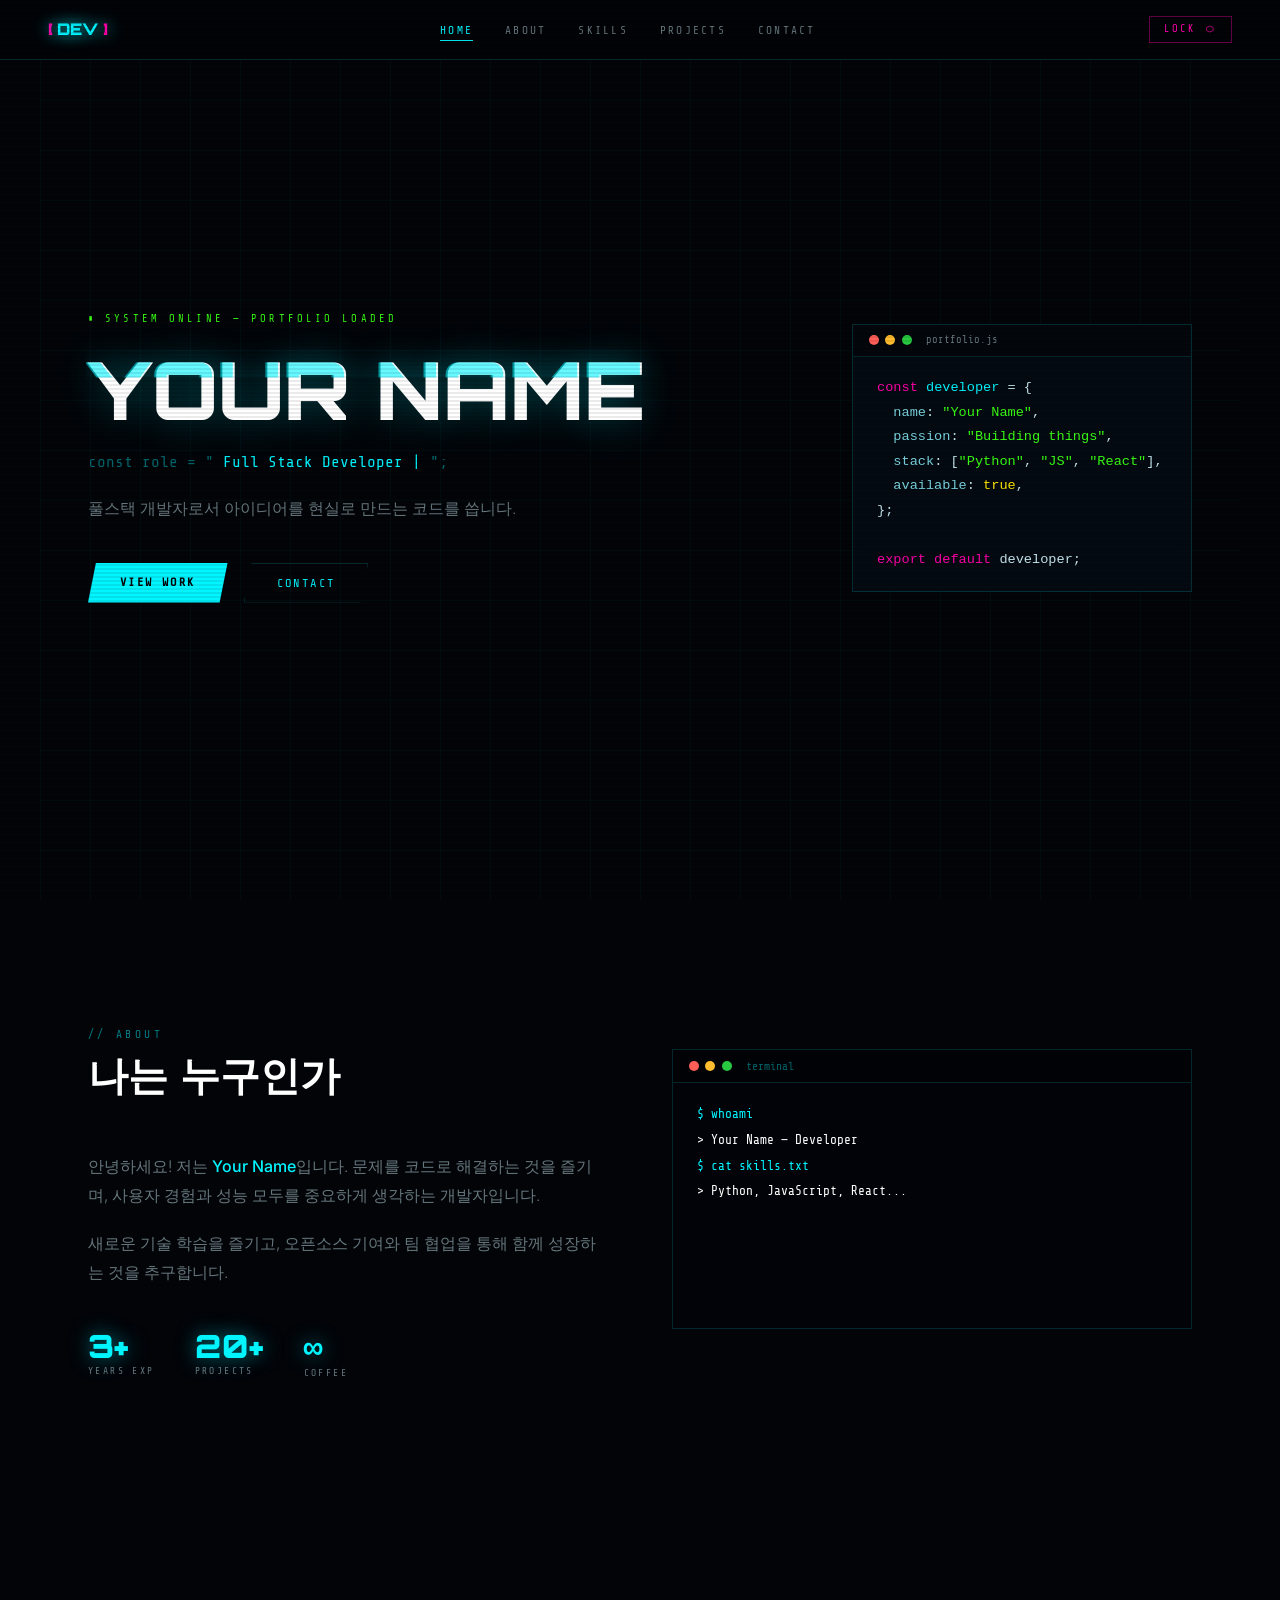
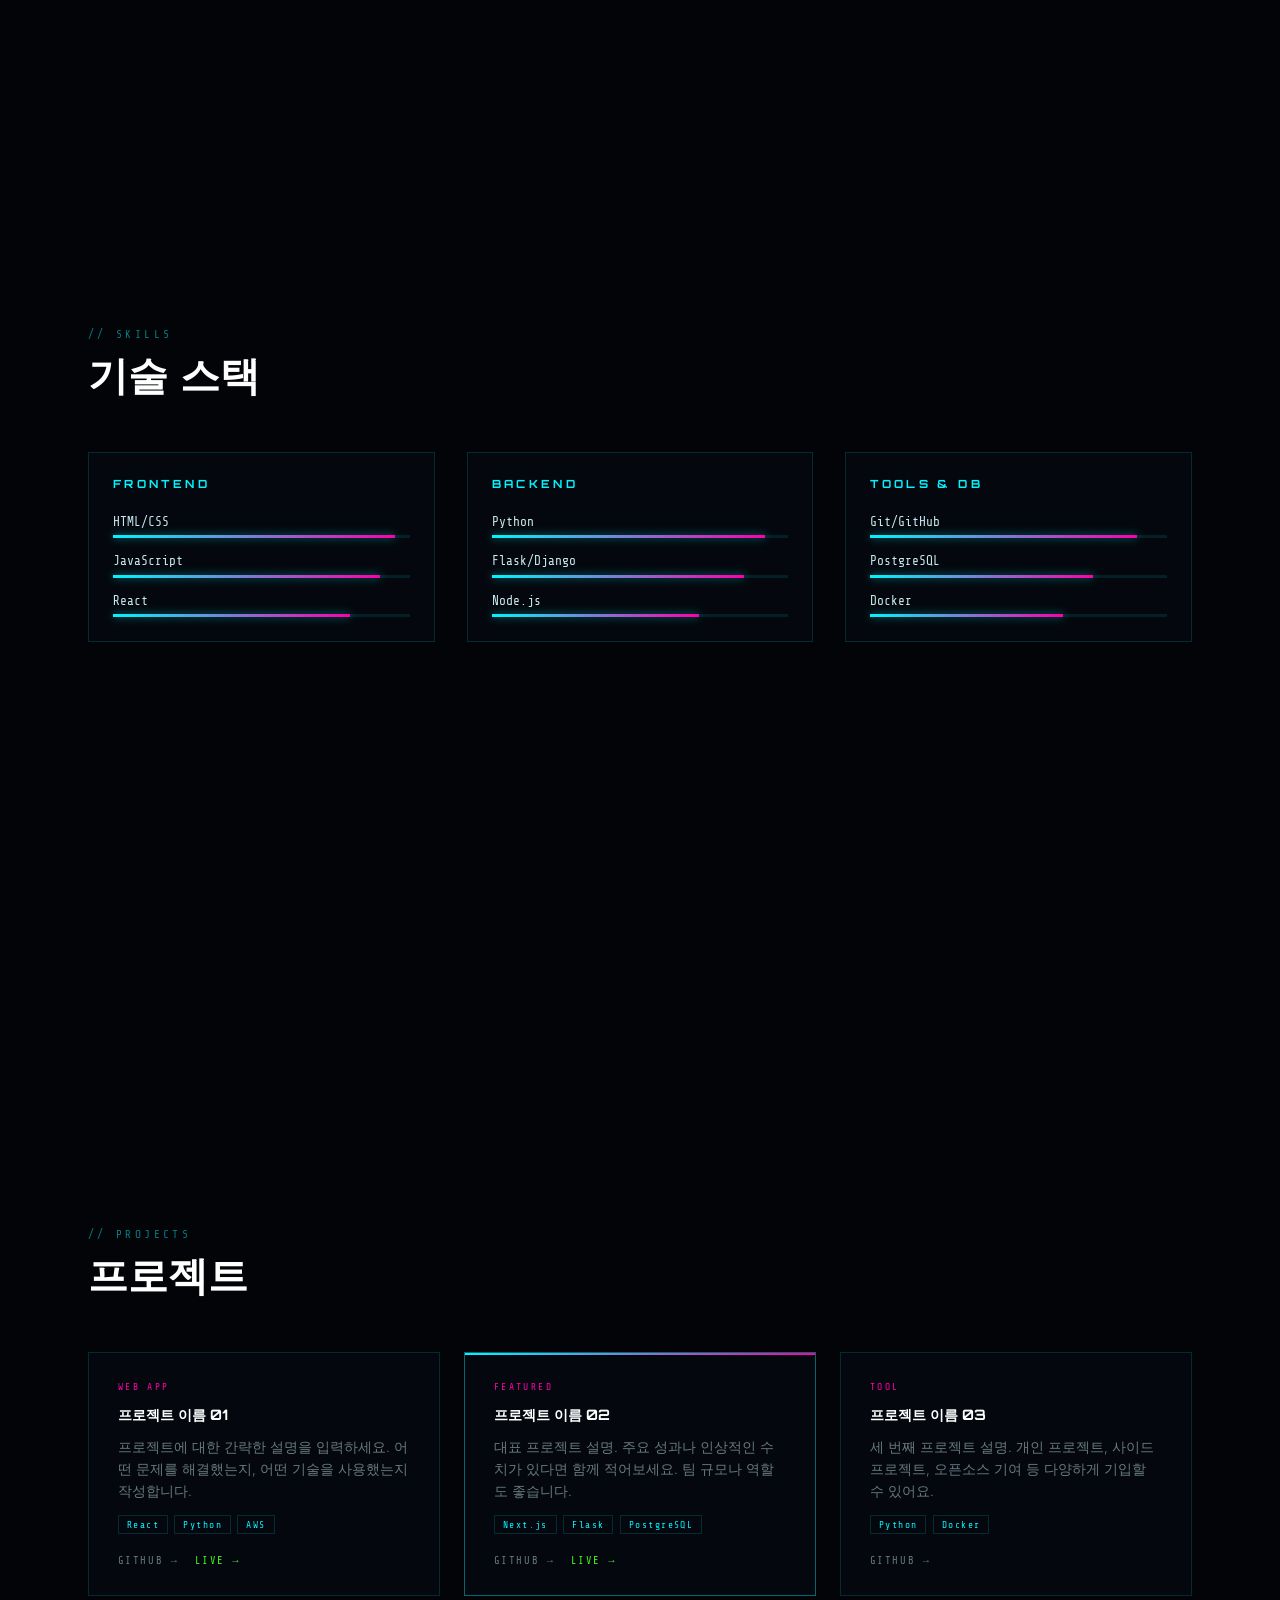
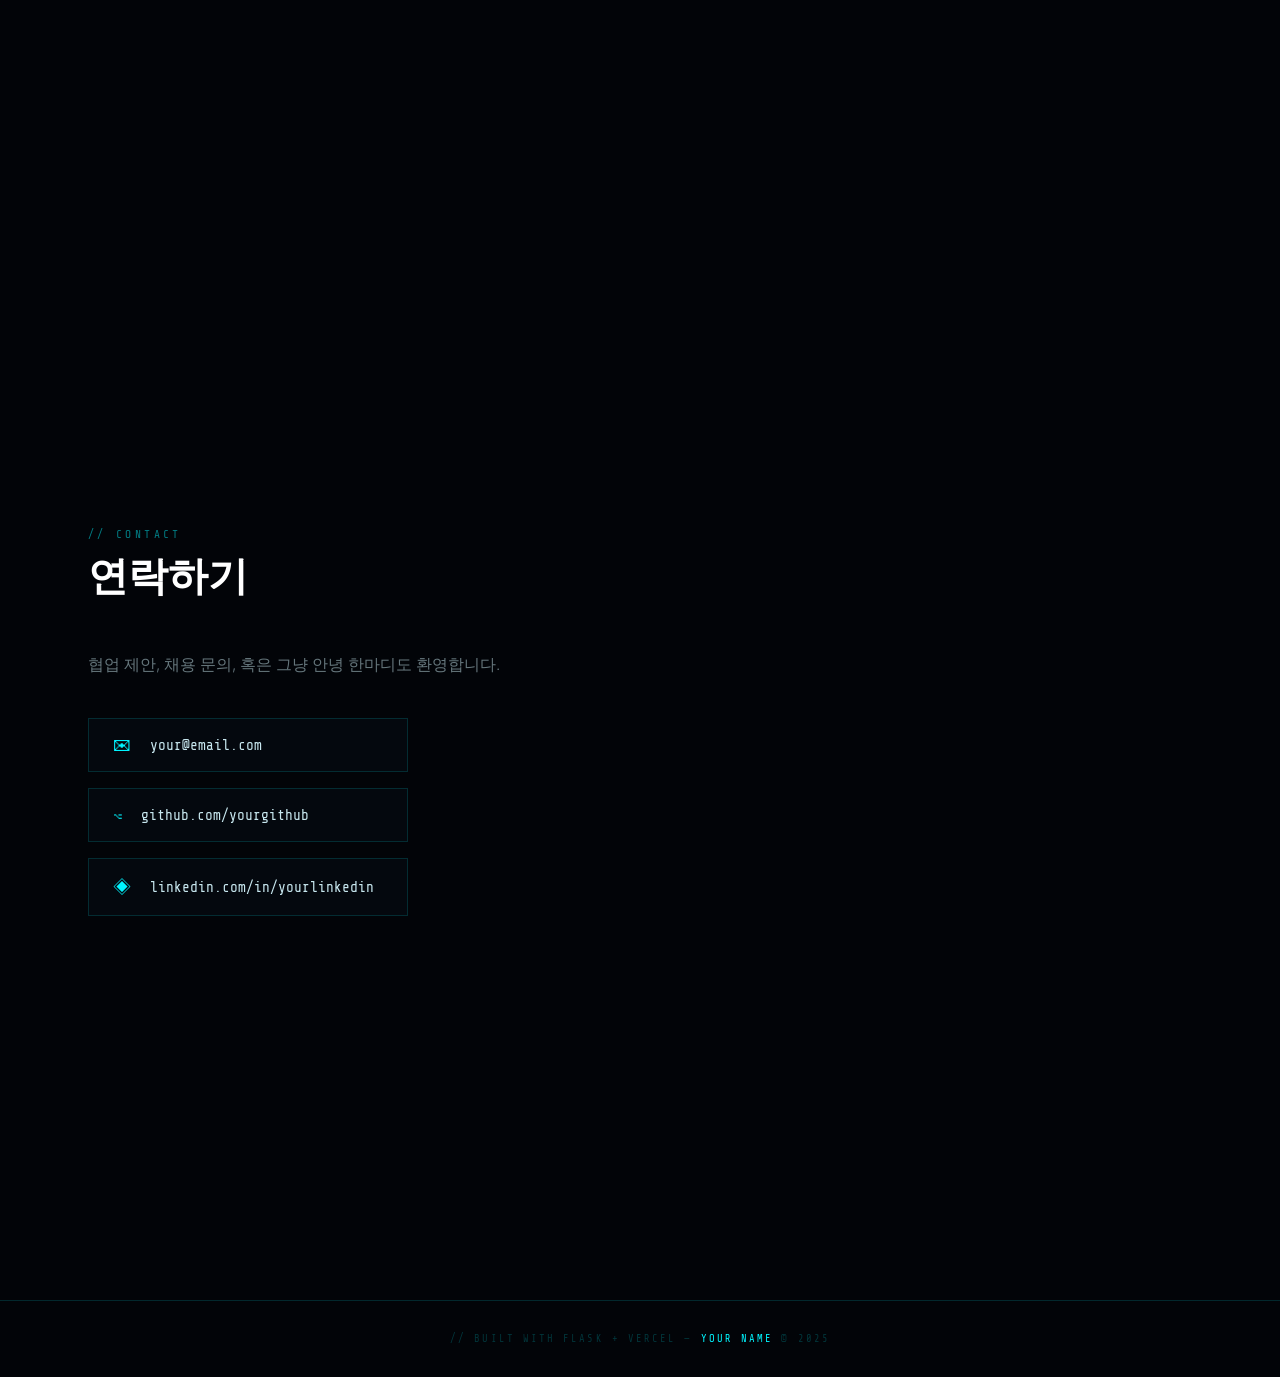
<file: templates/index.html>
<!DOCTYPE html>
<html lang="ko">
<head>
  <meta charset="UTF-8"/>
  <meta name="viewport" content="width=device-width, initial-scale=1.0"/>
  <title>Portfolio</title>
  <link rel="preconnect" href="https://fonts.googleapis.com">
  <link href="https://fonts.googleapis.com/css2?family=Share+Tech+Mono&family=Orbitron:wght@400;700;900&family=Inter:wght@300;400;500&display=swap" rel="stylesheet">
  <link rel="stylesheet" href="/static/css/style.css"/>
</head>
<body>
  <!-- Scanlines overlay -->
  <div class="scanlines"></div>

  <!-- Navigation -->
  <nav id="navbar">
    <div class="nav-logo">
      <span class="bracket">[</span>
      <span id="navName">DEV</span>
      <span class="bracket">]</span>
    </div>
    <ul class="nav-links">
      <li><a href="#hero" class="nav-link active">HOME</a></li>
      <li><a href="#about" class="nav-link">ABOUT</a></li>
      <li><a href="#skills" class="nav-link">SKILLS</a></li>
      <li><a href="#projects" class="nav-link">PROJECTS</a></li>
      <li><a href="#contact" class="nav-link">CONTACT</a></li>
    </ul>
    <button class="lock-btn" onclick="lockSite()">LOCK ⬡</button>
  </nav>

  <!-- HERO -->
  <section id="hero">
    <div class="hero-bg-grid"></div>
    <div class="hero-content">
      <div class="hero-eyebrow">
        <span class="blink">▮</span> SYSTEM ONLINE — PORTFOLIO LOADED
      </div>
      <!-- ✅ 이름을 여기서 변경하세요 -->
      <h1 class="hero-name" data-text="YOUR NAME">YOUR NAME</h1>
      <div class="hero-role">
        <span class="role-prefix">const role = "</span>
        <span class="typed-text" id="typedRole"></span>
        <span class="cursor-blink">|</span>
        <span class="role-suffix">";</span>
      </div>
      <p class="hero-desc">
        <!-- ✅ 한 줄 소개를 변경하세요 -->
        풀스택 개발자로서 아이디어를 현실로 만드는 코드를 씁니다.
      </p>
      <div class="hero-cta">
        <a href="#projects" class="btn-primary">VIEW WORK</a>
        <a href="#contact" class="btn-secondary">CONTACT</a>
      </div>
    </div>
    <div class="hero-code-block">
      <div class="code-header">
        <span class="dot red"></span><span class="dot yellow"></span><span class="dot green"></span>
        <span class="code-filename">portfolio.js</span>
      </div>
      <pre class="code-body"><span class="kw">const</span> <span class="var">developer</span> = {
  <span class="key">name</span>: <span class="str">"Your Name"</span>,
  <span class="key">passion</span>: <span class="str">"Building things"</span>,
  <span class="key">stack</span>: [<span class="str">"Python"</span>, <span class="str">"JS"</span>, <span class="str">"React"</span>],
  <span class="key">available</span>: <span class="bool">true</span>,
};

<span class="kw">export default</span> developer;</pre>
    </div>
  </section>

  <!-- ABOUT -->
  <section id="about">
    <div class="section-label">// ABOUT</div>
    <div class="about-grid">
      <div class="about-text">
        <h2 class="section-title">나는 누구인가</h2>
        <p>
          <!-- ✅ 자기소개를 여기서 수정하세요 -->
          안녕하세요! 저는 <strong>Your Name</strong>입니다. 
          문제를 코드로 해결하는 것을 즐기며, 사용자 경험과 
          성능 모두를 중요하게 생각하는 개발자입니다.
        </p>
        <p>
          새로운 기술 학습을 즐기고, 오픈소스 기여와 
          팀 협업을 통해 함께 성장하는 것을 추구합니다.
        </p>
        <div class="about-stats">
          <!-- ✅ 경력 통계를 수정하세요 -->
          <div class="stat">
            <span class="stat-num">3+</span>
            <span class="stat-label">YEARS EXP</span>
          </div>
          <div class="stat">
            <span class="stat-num">20+</span>
            <span class="stat-label">PROJECTS</span>
          </div>
          <div class="stat">
            <span class="stat-num">∞</span>
            <span class="stat-label">COFFEE</span>
          </div>
        </div>
      </div>
      <div class="about-terminal">
        <div class="terminal-header">
          <span class="dot red"></span><span class="dot yellow"></span><span class="dot green"></span>
          <span style="color:rgba(0,245,255,0.4);font-size:0.7rem;margin-left:0.5rem;">terminal</span>
        </div>
        <div class="terminal-body" id="terminalBody"></div>
      </div>
    </div>
  </section>

  <!-- SKILLS -->
  <section id="skills">
    <div class="section-label">// SKILLS</div>
    <h2 class="section-title">기술 스택</h2>
    <div class="skills-grid">
      <!-- ✅ 기술 스택을 수정하세요 -->
      <div class="skill-category">
        <div class="skill-cat-title">FRONTEND</div>
        <div class="skill-items">
          <div class="skill-item"><span>HTML/CSS</span><div class="skill-bar"><div class="skill-fill" style="--pct:95%"></div></div></div>
          <div class="skill-item"><span>JavaScript</span><div class="skill-bar"><div class="skill-fill" style="--pct:90%"></div></div></div>
          <div class="skill-item"><span>React</span><div class="skill-bar"><div class="skill-fill" style="--pct:80%"></div></div></div>
        </div>
      </div>
      <div class="skill-category">
        <div class="skill-cat-title">BACKEND</div>
        <div class="skill-items">
          <div class="skill-item"><span>Python</span><div class="skill-bar"><div class="skill-fill" style="--pct:92%"></div></div></div>
          <div class="skill-item"><span>Flask/Django</span><div class="skill-bar"><div class="skill-fill" style="--pct:85%"></div></div></div>
          <div class="skill-item"><span>Node.js</span><div class="skill-bar"><div class="skill-fill" style="--pct:70%"></div></div></div>
        </div>
      </div>
      <div class="skill-category">
        <div class="skill-cat-title">TOOLS & DB</div>
        <div class="skill-items">
          <div class="skill-item"><span>Git/GitHub</span><div class="skill-bar"><div class="skill-fill" style="--pct:90%"></div></div></div>
          <div class="skill-item"><span>PostgreSQL</span><div class="skill-bar"><div class="skill-fill" style="--pct:75%"></div></div></div>
          <div class="skill-item"><span>Docker</span><div class="skill-bar"><div class="skill-fill" style="--pct:65%"></div></div></div>
        </div>
      </div>
    </div>
  </section>

  <!-- PROJECTS -->
  <section id="projects">
    <div class="section-label">// PROJECTS</div>
    <h2 class="section-title">프로젝트</h2>
    <div class="projects-grid">
      <!-- ✅ 프로젝트 카드를 수정/추가하세요 -->
      <div class="project-card">
        <div class="project-tag">WEB APP</div>
        <h3 class="project-title">프로젝트 이름 01</h3>
        <p class="project-desc">프로젝트에 대한 간략한 설명을 입력하세요. 어떤 문제를 해결했는지, 어떤 기술을 사용했는지 작성합니다.</p>
        <div class="project-stack">
          <span>React</span><span>Python</span><span>AWS</span>
        </div>
        <div class="project-links">
          <a href="#" class="proj-link">GITHUB →</a>
          <a href="#" class="proj-link demo">LIVE →</a>
        </div>
      </div>

      <div class="project-card featured">
        <div class="project-tag">FEATURED</div>
        <h3 class="project-title">프로젝트 이름 02</h3>
        <p class="project-desc">대표 프로젝트 설명. 주요 성과나 인상적인 수치가 있다면 함께 적어보세요. 팀 규모나 역할도 좋습니다.</p>
        <div class="project-stack">
          <span>Next.js</span><span>Flask</span><span>PostgreSQL</span>
        </div>
        <div class="project-links">
          <a href="#" class="proj-link">GITHUB →</a>
          <a href="#" class="proj-link demo">LIVE →</a>
        </div>
      </div>

      <div class="project-card">
        <div class="project-tag">TOOL</div>
        <h3 class="project-title">프로젝트 이름 03</h3>
        <p class="project-desc">세 번째 프로젝트 설명. 개인 프로젝트, 사이드 프로젝트, 오픈소스 기여 등 다양하게 기입할 수 있어요.</p>
        <div class="project-stack">
          <span>Python</span><span>Docker</span>
        </div>
        <div class="project-links">
          <a href="#" class="proj-link">GITHUB →</a>
        </div>
      </div>
    </div>
  </section>

  <!-- CONTACT -->
  <section id="contact">
    <div class="section-label">// CONTACT</div>
    <h2 class="section-title">연락하기</h2>
    <div class="contact-wrapper">
      <p class="contact-sub">협업 제안, 채용 문의, 혹은 그냥 안녕 한마디도 환영합니다.</p>
      <div class="contact-links">
        <!-- ✅ 연락처를 수정하세요 -->
        <a href="mailto:your@email.com" class="contact-item">
          <span class="contact-icon">✉</span>
          <span>your@email.com</span>
        </a>
        <a href="https://github.com/yourgithub" class="contact-item" target="_blank">
          <span class="contact-icon">⌥</span>
          <span>github.com/yourgithub</span>
        </a>
        <a href="https://linkedin.com/in/yourlinkedin" class="contact-item" target="_blank">
          <span class="contact-icon">◈</span>
          <span>linkedin.com/in/yourlinkedin</span>
        </a>
      </div>
    </div>
  </section>

  <footer>
    <p>// BUILT WITH FLASK + VERCEL — <span style="color:var(--cyan)">YOUR NAME</span> © 2025</p>
  </footer>

  <script src="/static/js/main.js"></script>
</body>
</html>
</file>
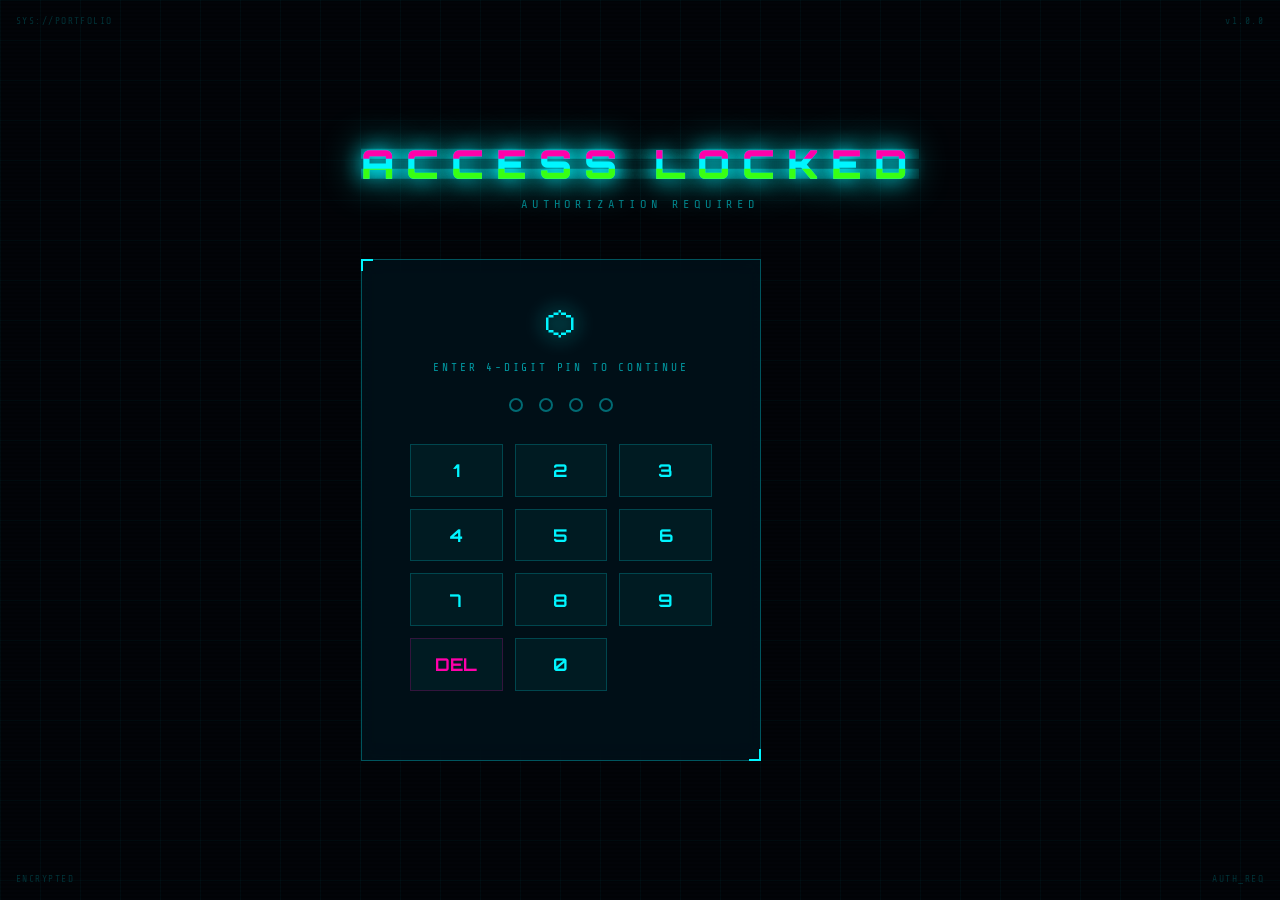
<file: templates/lock.html>
<!DOCTYPE html>
<html lang="ko">
<head>
  <meta charset="UTF-8" />
  <meta name="viewport" content="width=device-width, initial-scale=1.0" />
  <title>ACCESS REQUIRED</title>
  <link rel="preconnect" href="https://fonts.googleapis.com">
  <link href="https://fonts.googleapis.com/css2?family=Share+Tech+Mono&family=Orbitron:wght@400;700;900&display=swap" rel="stylesheet">
  <style>
    *, *::before, *::after { box-sizing: border-box; margin: 0; padding: 0; }

    :root {
      --cyan: #00f5ff;
      --magenta: #ff00aa;
      --green: #39ff14;
      --dark: #020408;
      --dark2: #060d14;
      --grid: rgba(0,245,255,0.04);
    }

    body {
      background: var(--dark);
      color: var(--cyan);
      font-family: 'Share Tech Mono', monospace;
      min-height: 100vh;
      display: flex;
      align-items: center;
      justify-content: center;
      overflow: hidden;
      position: relative;
    }

    /* Grid bg */
    body::before {
      content: '';
      position: fixed; inset: 0;
      background-image:
        linear-gradient(var(--grid) 1px, transparent 1px),
        linear-gradient(90deg, var(--grid) 1px, transparent 1px);
      background-size: 40px 40px;
      animation: gridScroll 20s linear infinite;
    }

    @keyframes gridScroll {
      from { background-position: 0 0; }
      to { background-position: 40px 40px; }
    }

    /* Scanlines */
    body::after {
      content: '';
      position: fixed; inset: 0;
      background: repeating-linear-gradient(
        0deg,
        transparent,
        transparent 2px,
        rgba(0,0,0,0.15) 2px,
        rgba(0,0,0,0.15) 4px
      );
      pointer-events: none;
    }

    .container {
      position: relative;
      z-index: 10;
      text-align: center;
      padding: 2rem;
    }

    .glitch-title {
      font-family: 'Orbitron', monospace;
      font-size: clamp(1.5rem, 5vw, 2.5rem);
      font-weight: 900;
      letter-spacing: 0.3em;
      color: var(--cyan);
      text-shadow: 0 0 20px var(--cyan), 0 0 40px var(--cyan);
      position: relative;
      animation: flicker 4s infinite;
    }

    .glitch-title::before,
    .glitch-title::after {
      content: attr(data-text);
      position: absolute;
      top: 0; left: 0; right: 0;
    }
    .glitch-title::before {
      color: var(--magenta);
      animation: glitch1 3s infinite;
      clip-path: polygon(0 20%, 100% 20%, 100% 40%, 0 40%);
    }
    .glitch-title::after {
      color: var(--green);
      animation: glitch2 3s infinite;
      clip-path: polygon(0 60%, 100% 60%, 100% 80%, 0 80%);
    }

    @keyframes glitch1 {
      0%, 95%, 100% { transform: translate(0); }
      96% { transform: translate(-3px, 1px); }
      97% { transform: translate(3px, -1px); }
      98% { transform: translate(-2px, 2px); }
    }
    @keyframes glitch2 {
      0%, 90%, 100% { transform: translate(0); }
      91% { transform: translate(3px, -2px); }
      93% { transform: translate(-3px, 1px); }
    }
    @keyframes flicker {
      0%, 97%, 100% { opacity: 1; }
      98% { opacity: 0.8; }
      99% { opacity: 1; }
    }

    .subtitle {
      margin-top: 0.5rem;
      font-size: 0.75rem;
      letter-spacing: 0.4em;
      color: rgba(0,245,255,0.5);
    }

    .lock-box {
      margin-top: 3rem;
      border: 1px solid rgba(0,245,255,0.3);
      padding: 2.5rem 3rem;
      position: relative;
      background: rgba(0,20,30,0.7);
      backdrop-filter: blur(10px);
      max-width: 400px;
      width: 100%;
    }

    .lock-box::before,
    .lock-box::after {
      content: '';
      position: absolute;
      width: 12px; height: 12px;
      border-color: var(--cyan);
      border-style: solid;
    }
    .lock-box::before { top: -1px; left: -1px; border-width: 2px 0 0 2px; }
    .lock-box::after  { bottom: -1px; right: -1px; border-width: 0 2px 2px 0; }

    .lock-icon {
      font-size: 2.5rem;
      margin-bottom: 1rem;
      display: block;
      filter: drop-shadow(0 0 10px var(--cyan));
    }

    .prompt-text {
      font-size: 0.7rem;
      letter-spacing: 0.25em;
      color: rgba(0,245,255,0.6);
      margin-bottom: 1.5rem;
    }

    /* PIN dots */
    .pin-display {
      display: flex;
      justify-content: center;
      gap: 1rem;
      margin-bottom: 2rem;
    }

    .pin-dot {
      width: 14px; height: 14px;
      border: 2px solid rgba(0,245,255,0.4);
      border-radius: 50%;
      transition: all 0.2s;
    }
    .pin-dot.filled {
      background: var(--cyan);
      border-color: var(--cyan);
      box-shadow: 0 0 12px var(--cyan);
    }
    .pin-dot.error {
      background: var(--magenta);
      border-color: var(--magenta);
      box-shadow: 0 0 12px var(--magenta);
    }

    /* Keypad */
    .keypad {
      display: grid;
      grid-template-columns: repeat(3, 1fr);
      gap: 0.75rem;
    }

    .key {
      background: rgba(0,245,255,0.05);
      border: 1px solid rgba(0,245,255,0.2);
      color: var(--cyan);
      font-family: 'Orbitron', monospace;
      font-size: 1.1rem;
      font-weight: 700;
      padding: 0.9rem;
      cursor: pointer;
      transition: all 0.15s;
      position: relative;
      overflow: hidden;
    }
    .key:hover {
      background: rgba(0,245,255,0.15);
      border-color: var(--cyan);
      box-shadow: 0 0 15px rgba(0,245,255,0.3);
    }
    .key:active {
      background: rgba(0,245,255,0.3);
      transform: scale(0.96);
    }
    .key.del {
      color: var(--magenta);
      border-color: rgba(255,0,170,0.2);
    }
    .key.del:hover {
      background: rgba(255,0,170,0.15);
      border-color: var(--magenta);
      box-shadow: 0 0 15px rgba(255,0,170,0.3);
    }
    .key.zero { grid-column: 2; }

    .error-msg {
      margin-top: 1rem;
      font-size: 0.7rem;
      letter-spacing: 0.2em;
      color: var(--magenta);
      text-shadow: 0 0 10px var(--magenta);
      opacity: 0;
      transition: opacity 0.3s;
      min-height: 1.2em;
    }
    .error-msg.visible { opacity: 1; }

    /* Shake animation */
    @keyframes shake {
      0%, 100% { transform: translateX(0); }
      20% { transform: translateX(-8px); }
      40% { transform: translateX(8px); }
      60% { transform: translateX(-5px); }
      80% { transform: translateX(5px); }
    }
    .shake { animation: shake 0.4s ease; }

    .corner-tag {
      position: fixed;
      font-size: 0.6rem;
      letter-spacing: 0.15em;
      color: rgba(0,245,255,0.2);
    }
    .corner-tag.tl { top: 1rem; left: 1rem; }
    .corner-tag.tr { top: 1rem; right: 1rem; }
    .corner-tag.bl { bottom: 1rem; left: 1rem; }
    .corner-tag.br { bottom: 1rem; right: 1rem; }
  </style>
</head>
<body>
  <span class="corner-tag tl">SYS://PORTFOLIO</span>
  <span class="corner-tag tr">v1.0.0</span>
  <span class="corner-tag bl">ENCRYPTED</span>
  <span class="corner-tag br">AUTH_REQ</span>

  <div class="container">
    <h1 class="glitch-title" data-text="ACCESS LOCKED">ACCESS LOCKED</h1>
    <p class="subtitle">AUTHORIZATION REQUIRED</p>

    <div class="lock-box">
      <span class="lock-icon">⬡</span>
      <p class="prompt-text">ENTER 4-DIGIT PIN TO CONTINUE</p>

      <div class="pin-display" id="pinDisplay">
        <div class="pin-dot"></div>
        <div class="pin-dot"></div>
        <div class="pin-dot"></div>
        <div class="pin-dot"></div>
      </div>

      <div class="keypad">
        <button class="key" onclick="pressKey('1')">1</button>
        <button class="key" onclick="pressKey('2')">2</button>
        <button class="key" onclick="pressKey('3')">3</button>
        <button class="key" onclick="pressKey('4')">4</button>
        <button class="key" onclick="pressKey('5')">5</button>
        <button class="key" onclick="pressKey('6')">6</button>
        <button class="key" onclick="pressKey('7')">7</button>
        <button class="key" onclick="pressKey('8')">8</button>
        <button class="key" onclick="pressKey('9')">9</button>
        <button class="key del" onclick="deleteKey()">DEL</button>
        <button class="key zero" onclick="pressKey('0')">0</button>
      </div>

      <div class="error-msg" id="errorMsg">⚠ ACCESS DENIED — INVALID PIN</div>
    </div>
  </div>

  <script>
    let pin = '';
    const dots = document.querySelectorAll('.pin-dot');
    const errorMsg = document.getElementById('errorMsg');
    const lockBox = document.querySelector('.lock-box');

    function updateDots() {
      dots.forEach((d, i) => {
        d.classList.toggle('filled', i < pin.length);
        d.classList.remove('error');
      });
    }

    function pressKey(digit) {
      if (pin.length >= 4) return;
      pin += digit;
      updateDots();
      if (pin.length === 4) setTimeout(submitPin, 200);
    }

    function deleteKey() {
      pin = pin.slice(0, -1);
      updateDots();
      errorMsg.classList.remove('visible');
    }

    async function submitPin() {
      const res = await fetch('/verify-pin', {
        method: 'POST',
        headers: { 'Content-Type': 'application/json' },
        body: JSON.stringify({ pin })
      });
      const data = await res.json();
      if (data.success) {
        document.body.style.transition = 'opacity 0.5s';
        document.body.style.opacity = '0';
        setTimeout(() => window.location.href = '/', 500);
      } else {
        dots.forEach(d => d.classList.add('error'));
        lockBox.classList.add('shake');
        errorMsg.classList.add('visible');
        setTimeout(() => {
          lockBox.classList.remove('shake');
          pin = '';
          updateDots();
        }, 500);
      }
    }

    // Keyboard support
    document.addEventListener('keydown', e => {
      if (e.key >= '0' && e.key <= '9') pressKey(e.key);
      if (e.key === 'Backspace') deleteKey();
    });
  </script>
</body>
</html>
</file>
<file: static/css/style.css>
/* ─── Reset & Vars ─── */
*, *::before, *::after { box-sizing: border-box; margin: 0; padding: 0; }

:root {
  --cyan:    #00f5ff;
  --magenta: #ff00aa;
  --green:   #39ff14;
  --yellow:  #ffe600;
  --dark:    #020408;
  --dark2:   #060d14;
  --dark3:   #0a1520;
  --text:    #c8e8f0;
  --text-dim: rgba(200,232,240,0.5);
  --grid: rgba(0,245,255,0.03);
  --border: rgba(0,245,255,0.15);
}

html { scroll-behavior: smooth; }

body {
  background: var(--dark);
  color: var(--text);
  font-family: 'Share Tech Mono', monospace;
  overflow-x: hidden;
}

/* Scanlines */
.scanlines {
  position: fixed; inset: 0; z-index: 1000; pointer-events: none;
  background: repeating-linear-gradient(
    0deg, transparent, transparent 2px,
    rgba(0,0,0,0.08) 2px, rgba(0,0,0,0.08) 4px
  );
}

/* ─── NAV ─── */
#navbar {
  position: fixed; top: 0; left: 0; right: 0; z-index: 500;
  display: flex; align-items: center; justify-content: space-between;
  padding: 1rem 3rem;
  background: rgba(2,4,8,0.85);
  backdrop-filter: blur(12px);
  border-bottom: 1px solid var(--border);
}

.nav-logo {
  font-family: 'Orbitron', monospace;
  font-size: 1rem; font-weight: 900;
  color: var(--cyan);
  text-shadow: 0 0 15px var(--cyan);
}
.bracket { color: var(--magenta); }

.nav-links {
  display: flex; gap: 2rem; list-style: none;
}
.nav-link {
  color: var(--text-dim);
  text-decoration: none;
  font-size: 0.7rem;
  letter-spacing: 0.2em;
  transition: color 0.2s;
  position: relative;
}
.nav-link::after {
  content: '';
  position: absolute; bottom: -4px; left: 0; right: 0;
  height: 1px; background: var(--cyan);
  transform: scaleX(0); transition: transform 0.2s;
}
.nav-link:hover, .nav-link.active { color: var(--cyan); }
.nav-link:hover::after, .nav-link.active::after { transform: scaleX(1); }

.lock-btn {
  background: transparent;
  border: 1px solid rgba(255,0,170,0.4);
  color: var(--magenta);
  font-family: 'Share Tech Mono', monospace;
  font-size: 0.65rem; letter-spacing: 0.2em;
  padding: 0.4rem 0.9rem;
  cursor: pointer;
  transition: all 0.2s;
}
.lock-btn:hover {
  background: rgba(255,0,170,0.1);
  border-color: var(--magenta);
  box-shadow: 0 0 12px rgba(255,0,170,0.3);
}

/* ─── SECTIONS COMMON ─── */
section {
  min-height: 100vh;
  padding: 8rem 3rem 4rem;
  max-width: 1200px;
  margin: 0 auto;
  position: relative;
}

.section-label {
  font-size: 0.7rem; letter-spacing: 0.3em;
  color: var(--cyan); opacity: 0.5;
  margin-bottom: 0.5rem;
}

.section-title {
  font-family: 'Orbitron', monospace;
  font-size: clamp(1.5rem, 4vw, 2.5rem);
  font-weight: 700;
  color: #fff;
  margin-bottom: 3rem;
}

/* ─── HERO ─── */
#hero {
  min-height: 100vh;
  display: flex; align-items: center;
  padding-top: 5rem;
  gap: 4rem;
  max-width: 1200px; margin: 0 auto;
  position: relative;
  overflow: hidden;
}

.hero-bg-grid {
  position: fixed; inset: 0; z-index: -1;
  background-image:
    linear-gradient(var(--grid) 1px, transparent 1px),
    linear-gradient(90deg, var(--grid) 1px, transparent 1px);
  background-size: 50px 50px;
}

.hero-content { flex: 1; }

.hero-eyebrow {
  font-size: 0.65rem; letter-spacing: 0.3em;
  color: var(--green); margin-bottom: 1.5rem;
}
.blink { animation: blinkAnim 1s step-end infinite; }
@keyframes blinkAnim { 0%,100%{opacity:1} 50%{opacity:0} }

.hero-name {
  font-family: 'Orbitron', monospace;
  font-size: clamp(2.5rem, 7vw, 5rem);
  font-weight: 900;
  color: #fff;
  line-height: 1;
  margin-bottom: 1.5rem;
  position: relative;
  text-shadow: 0 0 40px rgba(0,245,255,0.3);
}
.hero-name::before {
  content: attr(data-text);
  position: absolute; inset: 0;
  color: var(--cyan);
  clip-path: polygon(0 0, 100% 0, 100% 35%, 0 35%);
  transform: translateX(-2px);
  opacity: 0.6;
  animation: heroGlitch 5s infinite;
}
@keyframes heroGlitch {
  0%,94%,100% { transform: translateX(-2px); }
  95% { transform: translateX(3px); }
  97% { transform: translateX(-1px); }
}

.hero-role {
  font-size: clamp(0.85rem, 2vw, 1rem);
  margin-bottom: 1.5rem;
  color: var(--text-dim);
}
.role-prefix, .role-suffix { color: rgba(0,245,255,0.4); }
.typed-text { color: var(--cyan); }
.cursor-blink { color: var(--cyan); animation: blinkAnim 0.8s step-end infinite; }

.hero-desc {
  font-family: 'Inter', sans-serif;
  font-size: 1rem; font-weight: 300;
  color: var(--text-dim); line-height: 1.7;
  max-width: 480px; margin-bottom: 2.5rem;
}

.hero-cta { display: flex; gap: 1rem; flex-wrap: wrap; }

.btn-primary {
  padding: 0.75rem 2rem;
  background: var(--cyan); color: var(--dark);
  font-family: 'Share Tech Mono', monospace;
  font-size: 0.75rem; letter-spacing: 0.2em;
  text-decoration: none; font-weight: 700;
  transition: all 0.2s;
  clip-path: polygon(8px 0%, 100% 0%, calc(100% - 8px) 100%, 0% 100%);
}
.btn-primary:hover {
  background: #fff;
  box-shadow: 0 0 30px rgba(0,245,255,0.5);
}

.btn-secondary {
  padding: 0.75rem 2rem;
  background: transparent;
  border: 1px solid var(--border);
  color: var(--cyan);
  font-family: 'Share Tech Mono', monospace;
  font-size: 0.75rem; letter-spacing: 0.2em;
  text-decoration: none;
  transition: all 0.2s;
  clip-path: polygon(8px 0%, 100% 0%, calc(100% - 8px) 100%, 0% 100%);
}
.btn-secondary:hover {
  border-color: var(--cyan);
  background: rgba(0,245,255,0.08);
  box-shadow: 0 0 20px rgba(0,245,255,0.2);
}

/* Code block */
.hero-code-block {
  flex: 0 0 340px;
  border: 1px solid var(--border);
  background: rgba(6,13,20,0.8);
  backdrop-filter: blur(8px);
  font-size: 0.85rem;
  animation: float 6s ease-in-out infinite;
}
@keyframes float {
  0%,100% { transform: translateY(0); }
  50% { transform: translateY(-12px); }
}

.code-header {
  display: flex; align-items: center; gap: 0.4rem;
  padding: 0.6rem 1rem;
  border-bottom: 1px solid var(--border);
  background: rgba(0,0,0,0.3);
}
.dot { width:10px;height:10px;border-radius:50%; }
.dot.red { background:#ff5f57; }
.dot.yellow { background:#febc2e; }
.dot.green { background:#28c840; }
.code-filename { font-size:0.65rem;color:var(--text-dim);margin-left:0.5rem; }

.code-body { padding: 1.2rem 1.5rem; line-height: 1.8; }
.kw  { color: var(--magenta); }
.var { color: var(--cyan); }
.key { color: #79d4e0; }
.str { color: var(--green); }
.bool{ color: var(--yellow); }

/* ─── ABOUT ─── */
#about { max-width: 1200px; }

.about-grid {
  display: grid; grid-template-columns: 1fr 1fr; gap: 4rem;
  align-items: start;
}

.about-text p {
  font-family: 'Inter', sans-serif;
  font-weight: 300;
  color: var(--text-dim);
  line-height: 1.8; margin-bottom: 1.2rem;
}
.about-text strong { color: var(--cyan); font-weight: 500; }

.about-stats {
  display: flex; gap: 2.5rem; margin-top: 2.5rem;
}
.stat { display: flex; flex-direction: column; }
.stat-num {
  font-family: 'Orbitron', monospace;
  font-size: 2rem; font-weight: 900;
  color: var(--cyan);
  text-shadow: 0 0 20px rgba(0,245,255,0.5);
}
.stat-label { font-size: 0.6rem; letter-spacing: 0.25em; color: var(--text-dim); }

/* Terminal */
.about-terminal {
  border: 1px solid var(--border);
  background: rgba(2,4,8,0.9);
  min-height: 280px;
}
.terminal-header {
  display: flex; align-items: center; gap: 0.4rem;
  padding: 0.6rem 1rem;
  border-bottom: 1px solid var(--border);
  background: rgba(0,0,0,0.3);
}
.terminal-body {
  padding: 1.2rem 1.5rem;
  font-size: 0.8rem;
  line-height: 2;
  min-height: 240px;
}

/* ─── SKILLS ─── */
#skills { max-width: 1200px; }

.skills-grid {
  display: grid; grid-template-columns: repeat(3, 1fr); gap: 2rem;
}
.skill-category {
  border: 1px solid var(--border);
  padding: 1.5rem;
  background: rgba(6,13,20,0.5);
  transition: border-color 0.3s;
}
.skill-category:hover { border-color: rgba(0,245,255,0.4); }

.skill-cat-title {
  font-family: 'Orbitron', monospace;
  font-size: 0.7rem; font-weight: 700;
  letter-spacing: 0.3em;
  color: var(--cyan); margin-bottom: 1.5rem;
}

.skill-items { display: flex; flex-direction: column; gap: 1rem; }
.skill-item { display: flex; flex-direction: column; gap: 0.4rem; }
.skill-item span { font-size: 0.8rem; color: var(--text); }
.skill-bar {
  height: 3px;
  background: rgba(0,245,255,0.1);
  position: relative;
}
.skill-fill {
  height: 100%; width: var(--pct);
  background: linear-gradient(90deg, var(--cyan), var(--magenta));
  box-shadow: 0 0 8px rgba(0,245,255,0.5);
  transition: width 1.5s cubic-bezier(0.4,0,0.2,1);
  width: 0;
}
.skill-fill.animate { width: var(--pct); }

/* ─── PROJECTS ─── */
#projects { max-width: 1200px; }

.projects-grid {
  display: grid; grid-template-columns: repeat(3, 1fr); gap: 1.5rem;
}
.project-card {
  border: 1px solid var(--border);
  padding: 1.8rem;
  background: rgba(6,13,20,0.5);
  transition: all 0.3s;
  display: flex; flex-direction: column; gap: 0.8rem;
  position: relative; overflow: hidden;
}
.project-card::before {
  content: '';
  position: absolute; top: 0; left: 0; right: 0; height: 2px;
  background: linear-gradient(90deg, var(--cyan), var(--magenta));
  transform: scaleX(0); transition: transform 0.3s;
}
.project-card:hover { border-color: rgba(0,245,255,0.4); transform: translateY(-4px); }
.project-card:hover::before { transform: scaleX(1); }
.project-card.featured { border-color: rgba(0,245,255,0.4); }
.project-card.featured::before { transform: scaleX(1); }

.project-tag {
  font-size: 0.6rem; letter-spacing: 0.25em;
  color: var(--magenta);
}
.project-title {
  font-family: 'Orbitron', monospace;
  font-size: 0.9rem; font-weight: 700; color: #fff;
}
.project-desc {
  font-family: 'Inter', sans-serif;
  font-size: 0.85rem; font-weight: 300;
  color: var(--text-dim); line-height: 1.6;
  flex: 1;
}
.project-stack { display: flex; flex-wrap: wrap; gap: 0.4rem; }
.project-stack span {
  font-size: 0.6rem; letter-spacing: 0.15em;
  padding: 0.2rem 0.5rem;
  border: 1px solid var(--border);
  color: var(--cyan);
}
.project-links { display: flex; gap: 1rem; margin-top: 0.5rem; }
.proj-link {
  font-size: 0.65rem; letter-spacing: 0.15em;
  color: var(--text-dim); text-decoration: none;
  transition: color 0.2s;
}
.proj-link:hover, .proj-link.demo { color: var(--cyan); }
.proj-link.demo { color: var(--green); }

/* ─── CONTACT ─── */
#contact {
  max-width: 1200px;
  display: flex; flex-direction: column; align-items: flex-start;
}

.contact-sub {
  font-family: 'Inter', sans-serif;
  font-weight: 300; color: var(--text-dim);
  margin-bottom: 2.5rem; line-height: 1.6;
  max-width: 500px;
}

.contact-links { display: flex; flex-direction: column; gap: 1rem; }
.contact-item {
  display: flex; align-items: center; gap: 1.2rem;
  text-decoration: none; color: var(--text);
  font-size: 0.9rem;
  transition: all 0.2s;
  padding: 1rem 1.5rem;
  border: 1px solid var(--border);
  background: rgba(6,13,20,0.5);
  width: fit-content; min-width: 320px;
}
.contact-item:hover {
  border-color: var(--cyan);
  color: var(--cyan);
  background: rgba(0,245,255,0.05);
  transform: translateX(8px);
}
.contact-icon { color: var(--cyan); font-size: 1.1rem; }

/* ─── FOOTER ─── */
footer {
  text-align: center;
  padding: 2rem;
  font-size: 0.65rem;
  letter-spacing: 0.2em;
  color: rgba(0,245,255,0.2);
  border-top: 1px solid var(--border);
}

/* ─── ANIMATIONS ─── */
.fade-in { opacity: 0; transform: translateY(20px); transition: opacity 0.7s, transform 0.7s; }
.fade-in.visible { opacity: 1; transform: translateY(0); }

/* ─── RESPONSIVE ─── */
@media (max-width: 900px) {
  #hero { flex-direction: column; padding-top: 7rem; }
  .hero-code-block { flex: none; width: 100%; max-width: 100%; }
  .about-grid { grid-template-columns: 1fr; }
  .skills-grid { grid-template-columns: 1fr; }
  .projects-grid { grid-template-columns: 1fr; }
  #navbar { padding: 1rem 1.5rem; }
  .nav-links { display: none; }
  section { padding: 6rem 1.5rem 3rem; }
}
</file>
